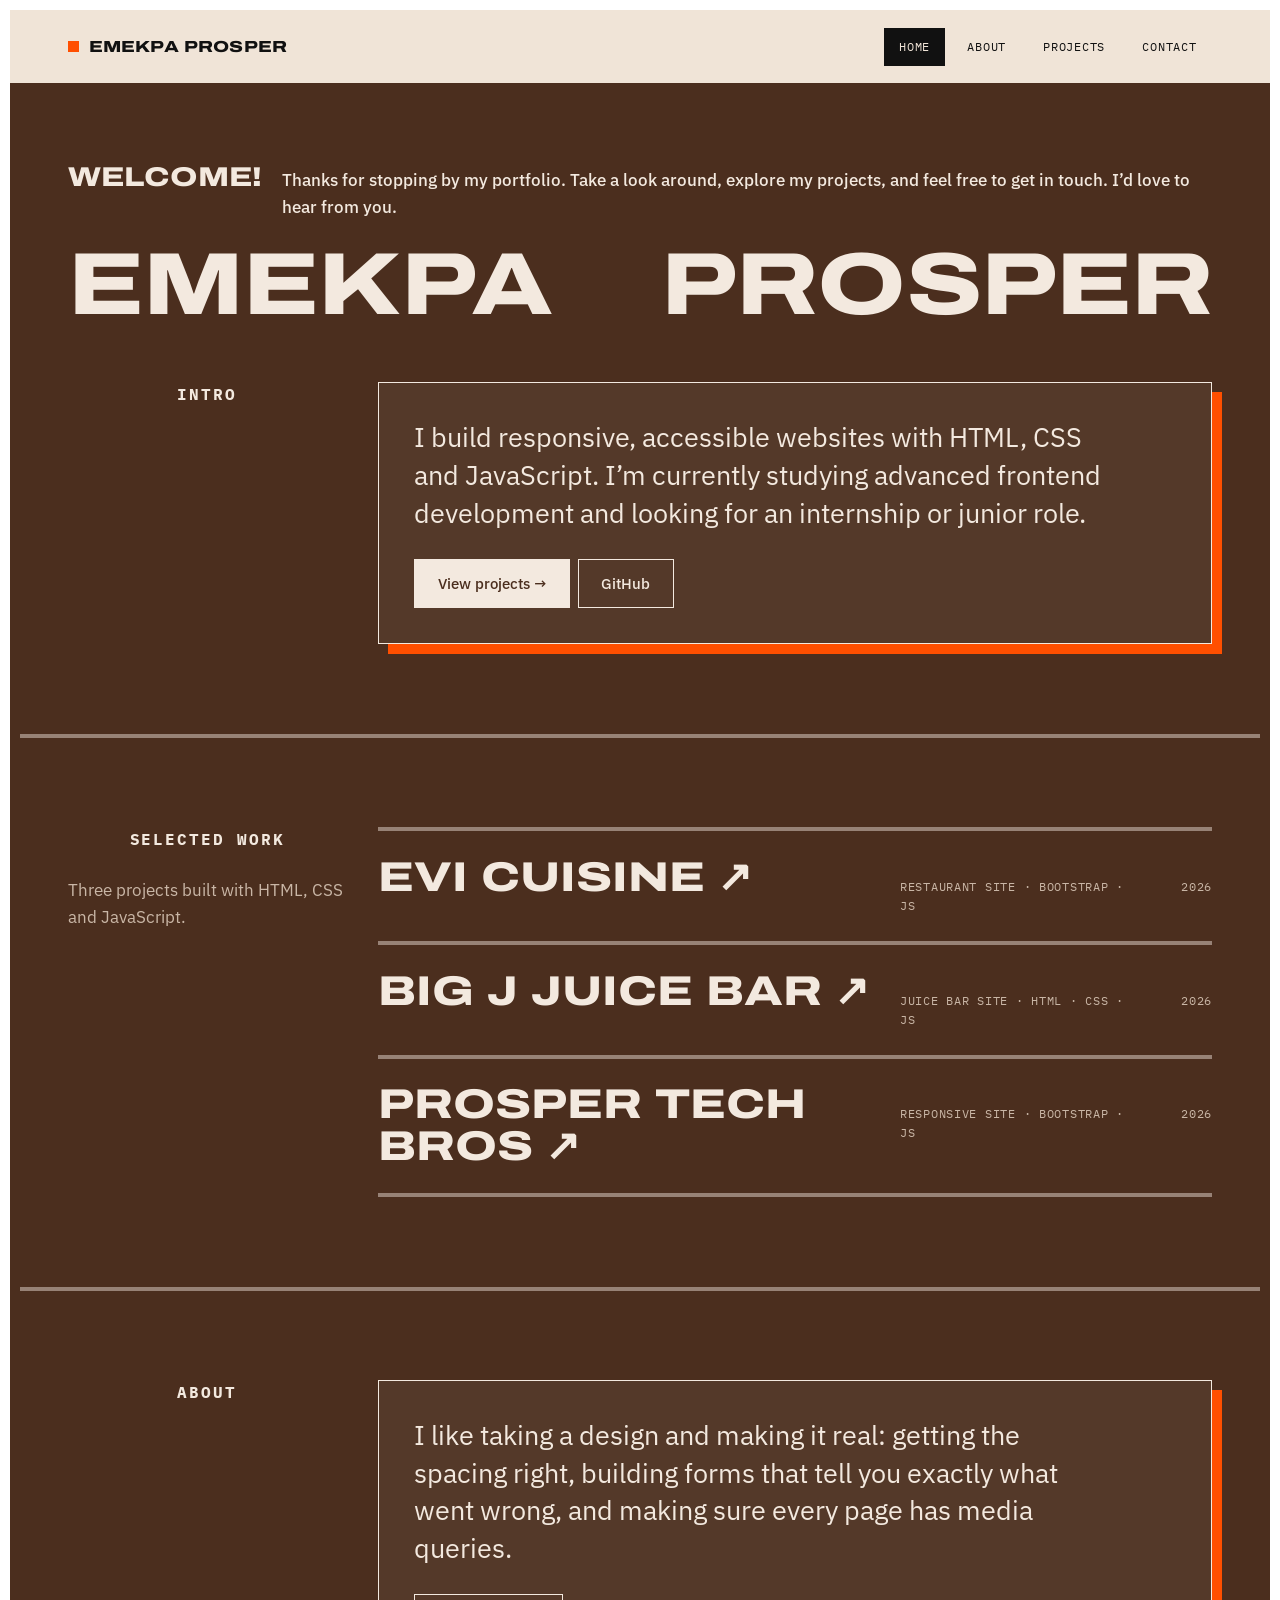
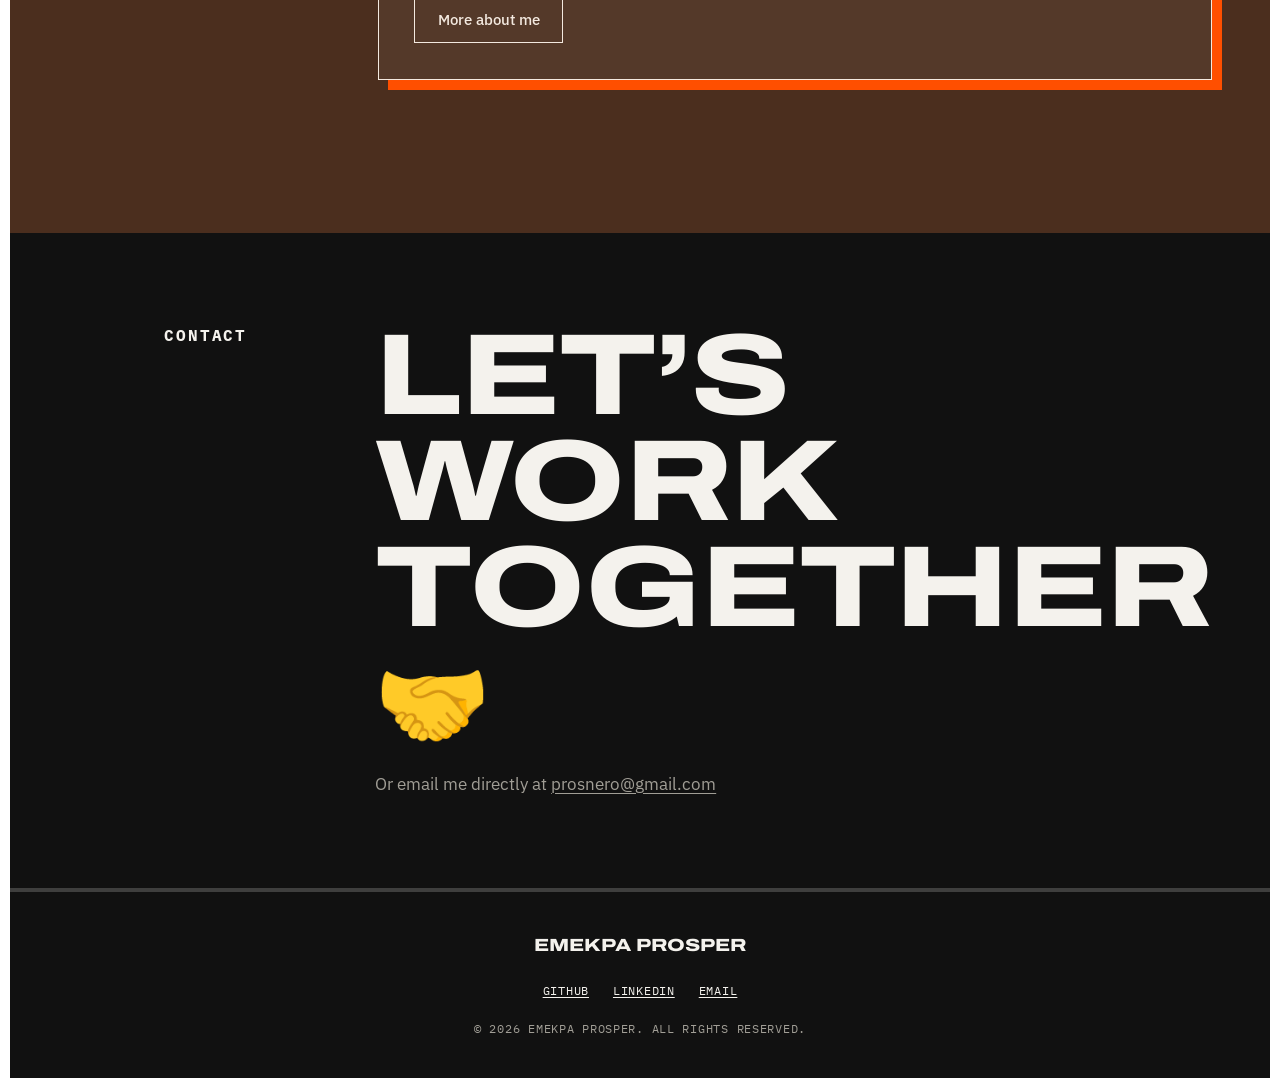
<file: index.html>
<!DOCTYPE html>
<html lang="en">
<head>
  <meta charset="UTF-8">
  <meta name="viewport" content="width=device-width, initial-scale=1.0">
  <title>Emekpa Prosper · Frontend Developer</title>
  <meta name="description" content="Portfolio of Emekpa Prosper, a frontend developer who builds responsive, accessible websites with HTML, CSS and JavaScript.">
  <link rel="icon" href="data:image/svg+xml,%3Csvg xmlns='http://www.w3.org/2000/svg' viewBox='0 0 64 64'%3E%3Crect width='64' height='64' fill='%23111111'/%3E%3Crect x='20' y='20' width='24' height='24' fill='%23ff4f00'/%3E%3C/svg%3E">

  <!-- Fonts -->
  <link rel="preconnect" href="https://fonts.googleapis.com">
  <link rel="preconnect" href="https://fonts.gstatic.com" crossorigin>
  <link href="https://fonts.googleapis.com/css2?family=Archivo:wdth,wght@62..125,400..900&family=Caveat:wght@500;700&family=IBM+Plex+Mono:wght@400;500&family=IBM+Plex+Sans:wght@400;500;600&display=swap" rel="stylesheet">

  <link rel="stylesheet" href="css/style.css">
</head>
<body>
  <a class="skip-link" href="#main">Skip to content</a>

  <!-- ===== Header ===== -->
  <header class="site-header">
    <div class="container header-inner">
      <a class="logo" href="index.html">Emekpa Prosper</a>
      <button class="menu-btn" type="button" aria-expanded="false" aria-controls="site-nav">Menu</button>
      <nav id="site-nav" class="site-nav" aria-label="Main">
        <ul class="nav-list">
          <li><a class="nav-link" href="index.html" aria-current="page">Home</a></li>
          <li><a class="nav-link" href="about.html">About</a></li>
          <li><a class="nav-link" href="projects.html">Projects</a></li>
          <li><a class="nav-link" href="contact.html">Contact</a></li>
        </ul>
      </nav>
    </div>
  </header>

  <main id="main">
    <!-- Dark brown band: hero → about -->
    <div class="brown-bg">
    <!-- ===== Hero ===== -->
    <section class="container hero">
      <!-- Welcome note -->
      <div class="welcome-note">
        <p class="welcome-title">Welcome!</p>
        <p class="welcome-text">
          Thanks for stopping by my portfolio. Take a look around, explore my projects,
          and feel free to get in touch. I’d love to hear from you.
        </p>
      </div>

      <div class="hero-top">
        <h1 class="display hero-name"><span>Emekpa</span><span>Prosper</span></h1>
      </div>

      <div class="split">
        <p class="label label-strong">Intro</p>
        <div class="shadow-box">
          <p class="lead">
            I build responsive, accessible websites with HTML, CSS and JavaScript.
            I’m currently studying advanced frontend development and looking for an
            internship or junior role.
          </p>
          <div class="actions">
            <a class="btn-solid" href="projects.html">View projects →</a>
            <a class="btn-ghost" href="https://github.com/prosnero-glitch" target="_blank" rel="noopener">GitHub</a>
          </div>
        </div>
      </div>
    </section>

    <!-- ===== Selected work ===== -->
    <section class="container section">
      <div class="split">
        <div>
          <p class="label label-strong">Selected work</p>
          <p class="muted">Three projects built with HTML, CSS and JavaScript.</p>
        </div>
        <ul class="work-list">
          <li>
            <a class="work-link" href="projects.html#evi-cuisine">
              <span class="work-title">Evi cuisine<span class="work-arrow">↗</span></span>
              <span class="meta">Restaurant site · Bootstrap · JS</span>
              <span class="meta work-year">2026</span>
            </a>
          </li>
          <li>
            <a class="work-link" href="projects.html#BIG-J-JUICE-STORE">
              <span class="work-title">Big J Juice Bar<span class="work-arrow">↗</span></span>
              <span class="meta">Juice bar site · HTML · CSS · JS</span>
              <span class="meta work-year">2026</span>
            </a>
          </li>
          <li>
            <a class="work-link" href="projects.html#prosper-tech-bros">
              <span class="work-title">Prosper Tech Bros<span class="work-arrow">↗</span></span>
              <span class="meta">Responsive site · Bootstrap · JS</span>
              <span class="meta work-year">2026</span>
            </a>
          </li>
        </ul>
      </div>
    </section>

    <!-- ===== About (short) ===== -->
    <section class="container section">
      <div class="split">
        <p class="label label-strong">About</p>
        <div class="shadow-box">
          <p class="lead">
            I like taking a design and making it real: getting the spacing right, building forms
            that tell you exactly what went wrong, and making sure every page has media queries.
          </p>
          <div class="actions">
            <a class="btn-ghost" href="about.html">More about me </a>
          </div>
        </div>
      </div>
    </section>

    </div><!-- end dark brown band -->

    <!-- ===== Contact CTA (dark band) ===== -->
    <section class="dark">
      <div class="container section">
        <div class="split">
          <p class="label label-strong">Contact</p>
          <div>
            <a class="display cta-big" href="contact.html">Let’s work<br>together <span class="handshake-icon" aria-hidden="true">🤝</span></a>
            <p class="muted cta-note">Or email me directly at <a href="mailto:prosnero@gmail.com">prosnero@gmail.com</a></p>
          </div>
        </div>
      </div>
    </section>
  </main>

  <!-- ===== Footer ===== -->
  <footer class="site-footer">
    <div class="container footer-grid">
      <p class="footer-name">Emekpa Prosper</p>
      <ul class="footer-links">
        <li><a href="https://github.com/prosnero-glitch" target="_blank" rel="noopener">GitHub</a></li>
        <li><a href="https://www.linkedin.com/in/your-username" target="_blank" rel="noopener">LinkedIn</a></li>
        <li><a href="mailto:prosnero@gmail.com">Email</a></li>
      </ul>
      <p class="meta">© <span data-year>2026</span> Emekpa Prosper. All rights reserved.</p>
    </div>
  </footer>

  <script src="js/main.js"></script>
</body>
</html>
</file>
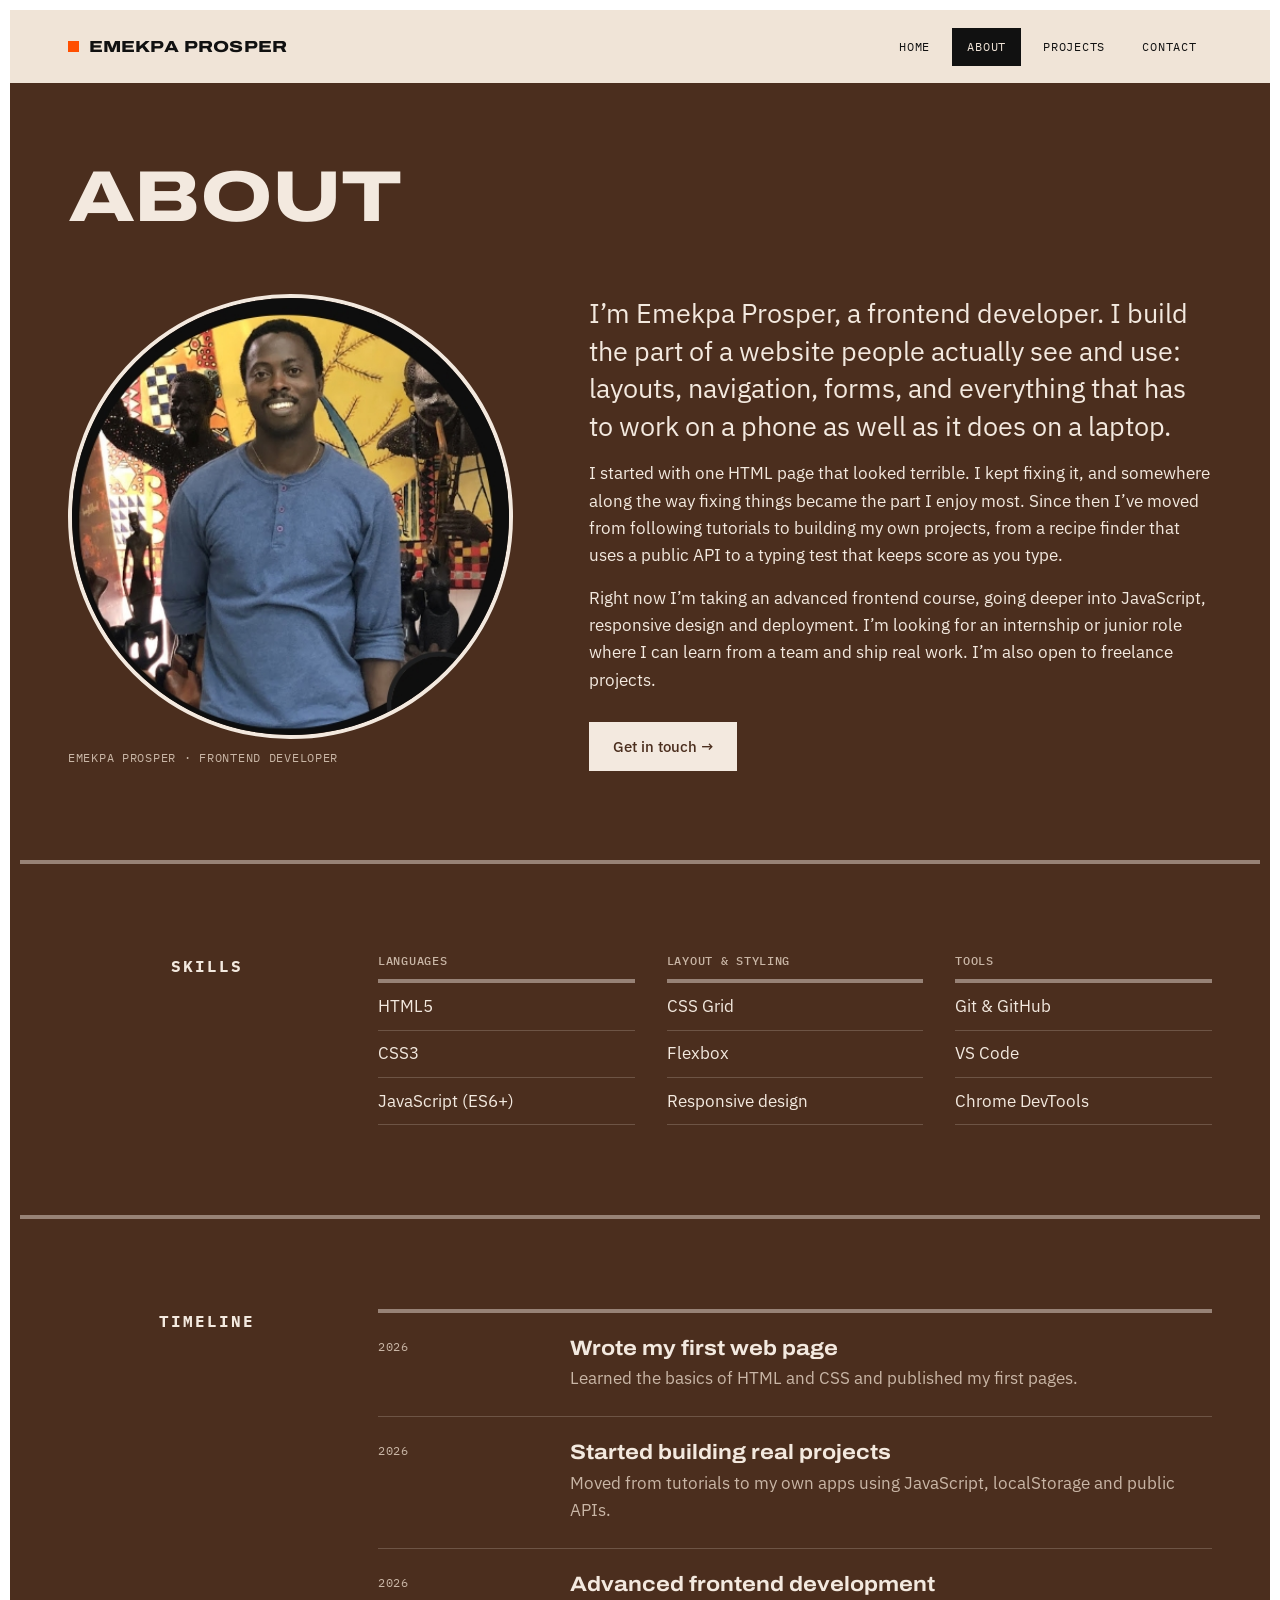
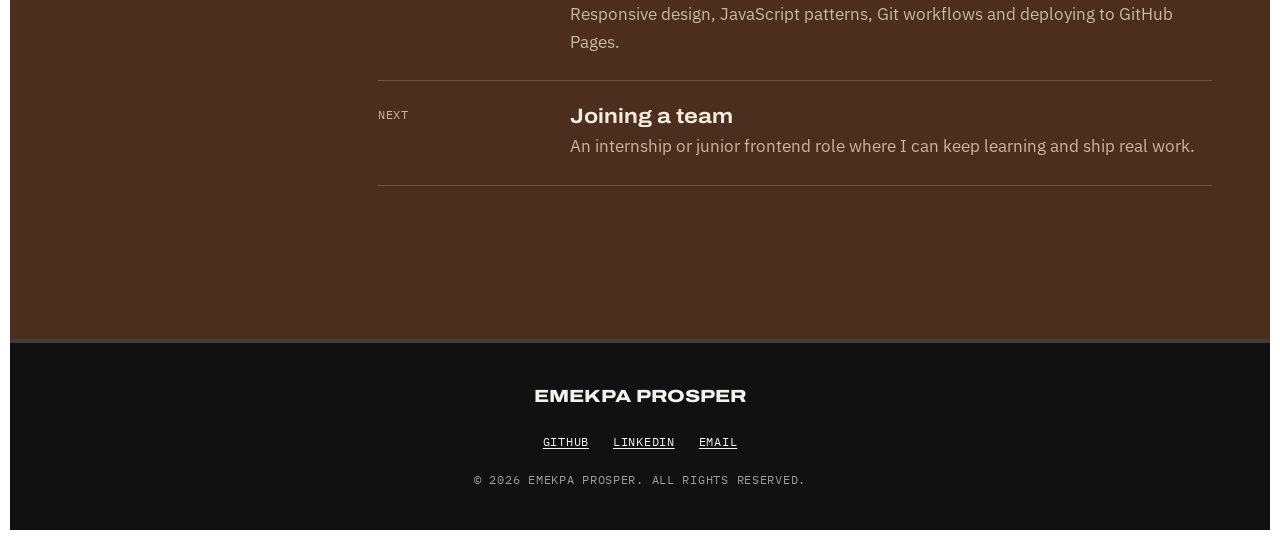
<file: about.html>
<!DOCTYPE html>
<html lang="en">
<head>
  <meta charset="UTF-8">
  <meta name="viewport" content="width=device-width, initial-scale=1.0">
  <title>About · Emekpa Prosper</title>
  <meta name="description" content="About Emekpa Prosper: frontend developer, skills, tools and experience.">
  <link rel="icon" href="data:image/svg+xml,%3Csvg xmlns='http://www.w3.org/2000/svg' viewBox='0 0 64 64'%3E%3Crect width='64' height='64' fill='%23111111'/%3E%3Crect x='20' y='20' width='24' height='24' fill='%23ff4f00'/%3E%3C/svg%3E">

  <!-- Fonts -->
  <link rel="preconnect" href="https://fonts.googleapis.com">
  <link rel="preconnect" href="https://fonts.gstatic.com" crossorigin>
  <link href="https://fonts.googleapis.com/css2?family=Archivo:wdth,wght@62..125,400..900&family=IBM+Plex+Mono:wght@400;500&family=IBM+Plex+Sans:wght@400;500;600&display=swap" rel="stylesheet">

  <link rel="stylesheet" href="css/style.css">
</head>
<body>
  <a class="skip-link" href="#main">Skip to content</a>

  <!-- ===== Header ===== -->
  <header class="site-header">
    <div class="container header-inner">
      <a class="logo" href="index.html">Emekpa Prosper</a>
      <button class="menu-btn" type="button" aria-expanded="false" aria-controls="site-nav">Menu</button>
      <nav id="site-nav" class="site-nav" aria-label="Main">
        <ul class="nav-list">
          <li><a class="nav-link" href="index.html">Home</a></li>
          <li><a class="nav-link" href="about.html" aria-current="page">About</a></li>
          <li><a class="nav-link" href="projects.html">Projects</a></li>
          <li><a class="nav-link" href="contact.html">Contact</a></li>
        </ul>
      </nav>
    </div>
  </header>

  <main id="main" class="brown-bg">
    <!-- ===== Page title ===== -->
    <section class="container page-head">
      <h1 class="display page-title">About</h1>
    </section>

    <!-- ===== Intro ===== -->
    <section class="container about-grid">
      <div>
        <!-- Photo path must match the file name exactly (capitals + extension) -->
        <div class="portrait">
          <img src="Images/Headshot.jpeg" alt="Emekpa Prosper">
        </div>
        <p class="meta portrait-caption">Emekpa Prosper · Frontend Developer</p>
      </div>
      <div>
        <p class="lead">
          I’m Emekpa Prosper, a frontend developer. I build the part of a website people
          actually see and use: layouts, navigation, forms, and everything that has to
          work on a phone as well as it does on a laptop.
        </p>
        <p>
          I started with one HTML page that looked terrible. I kept fixing it, and somewhere
          along the way fixing things became the part I enjoy most. Since then I’ve moved from
          following tutorials to building my own projects, from a recipe finder that uses a
          public API to a typing test that keeps score as you type.
        </p>
        <p>
          Right now I’m taking an advanced frontend course, going deeper into JavaScript,
          responsive design and deployment. I’m looking for an internship or junior role where
          I can learn from a team and ship real work. I’m also open to freelance projects.
        </p>
        <div class="actions">
          <a class="btn-solid" href="contact.html">Get in touch →</a>
        </div>
      </div>
    </section>

    <!-- ===== Skills ===== -->
    <section class="container section">
      <div class="split">
        <p class="label label-strong">Skills</p>
        <div class="skills-grid">
          <div class="skill-group">
            <h3>Languages</h3>
            <ul class="skill-list">
              <li>HTML5</li>
              <li>CSS3</li>
              <li>JavaScript (ES6+)</li>
            </ul>
          </div>
          <div class="skill-group">
            <h3>Layout &amp; styling</h3>
            <ul class="skill-list">
              <li>CSS Grid</li>
              <li>Flexbox</li>
              <li>Responsive design</li>
            </ul>
          </div>
          <div class="skill-group">
            <h3>Tools</h3>
            <ul class="skill-list">
              <li>Git &amp; GitHub</li>
              <li>VS Code</li>
              <li>Chrome DevTools</li>
            </ul>
          </div>
        </div>
      </div>
    </section>

    <!-- ===== Timeline ===== -->
    <section class="container section">
      <div class="split">
        <p class="label label-strong">Timeline</p>
        <ol class="timeline">
          <li>
            <span class="meta">2026</span>
            <div>
              <h3>Wrote my first web page</h3>
              <p>Learned the basics of HTML and CSS and published my first pages.</p>
            </div>
          </li>
          <li>
            <span class="meta">2026</span>
            <div>
              <h3>Started building real projects</h3>
              <p>Moved from tutorials to my own apps using JavaScript, localStorage and public APIs.</p>
            </div>
          </li>
          <li>
            <span class="meta">2026</span>
            <div>
              <h3>Advanced frontend development</h3>
              <p>Responsive design, JavaScript patterns, Git workflows and deploying to GitHub Pages.</p>
            </div>
          </li>
          <li>
            <span class="meta">Next</span>
            <div>
              <h3>Joining a team</h3>
              <p>An internship or junior frontend role where I can keep learning and ship real work.</p>
            </div>
          </li>
        </ol>
      </div>
    </section>
  </main>

  <!-- ===== Footer ===== -->
  <footer class="site-footer">
    <div class="container footer-grid">
      <p class="footer-name">Emekpa Prosper</p>
      <ul class="footer-links">
        <li><a href="https://github.com/your-username" target="_blank" rel="noopener">GitHub</a></li>
        <li><a href="https://www.linkedin.com/in/your-username" target="_blank" rel="noopener">LinkedIn</a></li>
        <li><a href="mailto:you@example.com">Email</a></li>
      </ul>
      <p class="meta">© <span data-year>2026</span> Emekpa Prosper. All rights reserved.</p>
    </div>
  </footer>

  <script src="js/main.js"></script>
</body>
</html>
</file>
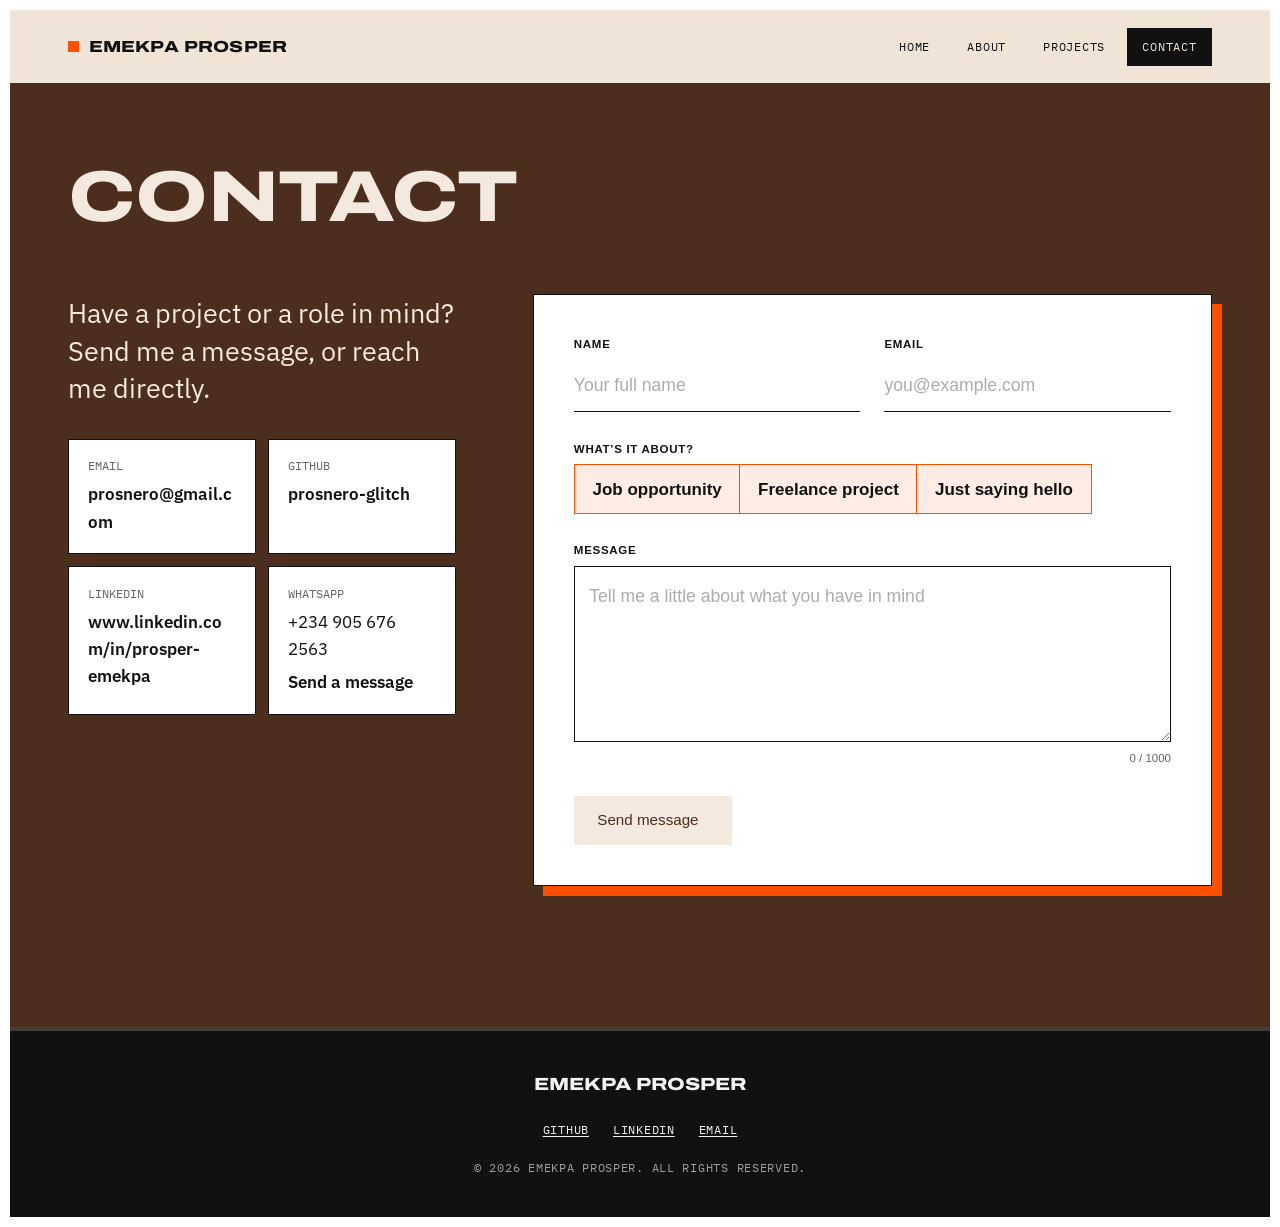
<file: contact.html>
<!DOCTYPE html>
<html lang="en">
<head>
  <meta charset="UTF-8">
  <meta name="viewport" content="width=device-width, initial-scale=1.0">
  <title>Contact · Emekpa Prosper</title>
  <meta name="description" content="Contact Emekpa Prosper about jobs, freelance projects, or just to say hello.">
  <link rel="icon" href="data:image/svg+xml,%3Csvg xmlns='http://www.w3.org/2000/svg' viewBox='0 0 64 64'%3E%3Crect width='64' height='64' fill='%23111111'/%3E%3Crect x='20' y='20' width='24' height='24' fill='%23ff4f00'/%3E%3C/svg%3E">

  <!-- Fonts -->
  <link rel="preconnect" href="https://fonts.googleapis.com">
  <link rel="preconnect" href="https://fonts.gstatic.com" crossorigin>
  <link href="https://fonts.googleapis.com/css2?family=Archivo:wdth,wght@62..125,400..900&family=IBM+Plex+Mono:wght@400;500&family=IBM+Plex+Sans:wght@400;500;600&display=swap" rel="stylesheet">

  <link rel="stylesheet" href="css/style.css">
</head>
<body>
  <a class="skip-link" href="#main">Skip to content</a>

  <!-- ===== Header ===== -->
  <header class="site-header">
    <div class="container header-inner">
      <a class="logo" href="index.html">Emekpa Prosper</a>
      <button class="menu-btn" type="button" aria-expanded="false" aria-controls="site-nav">Menu</button>
      <nav id="site-nav" class="site-nav" aria-label="Main">
        <ul class="nav-list">
          <li><a class="nav-link" href="index.html">Home</a></li>
          <li><a class="nav-link" href="about.html">About</a></li>
          <li><a class="nav-link" href="projects.html">Projects</a></li>
          <li><a class="nav-link" href="contact.html" aria-current="page">Contact</a></li>
        </ul>
      </nav>
    </div>
  </header>

  <main id="main" class="brown-bg">
    <!-- ===== Page title ===== -->
    <section class="container page-head">
      <h1 class="display page-title">Contact</h1>
    </section>

    <section class="container contact-grid">
      <!-- Direct links -->
      <div>
        <p class="lead">Have a project or a role in mind? Send me a message, or reach me directly.</p>
        <ul class="contact-links">
          <li><a href="mailto:you@example.com"><small>Email</small><strong>prosnero@gmail.com</strong></a></li>
          <li><a href="https://github.com/" target="_blank" rel="noopener"><small>GitHub</small><strong>prosnero-glitch</strong></a></li>
          <li><a href="https://www.linkedin.com/in/" target="_blank" rel="noopener"><small>LinkedIn</small><strong>www.linkedin.com/in/prosper-emekpa</strong></a></li>
          <li><a href="https://wa.me/0000000000" target="_blank" rel="noopener"><small>WhatsApp</small>+234 905 676 2563<strong>Send a message</strong></a></li>
        </ul>
      </div>

      <!-- Form -->
      <div>
        <!--
          By default, sending opens the visitor's email app with the message filled in.
          To receive messages directly, create a free form at formspree.io and add its URL:
          action="https://formspree.io/f/your-id"
        -->
        <form id="contact-form" class="contact-form" method="post" data-mailto="you@example.com" novalidate>
          <div class="form-grid">
            <div data-field="name">
              <label class="field-label" for="name"><strong>Name</strong></label>
              <input class="line-input" type="text" id="name" name="name" autocomplete="name" placeholder="Your full name">
              <p class="correction" aria-live="polite"></p>
            </div>

            <div data-field="email">
              <label class="field-label" for="email"><strong>Email</strong></label>
              <input class="line-input" type="email" id="email" name="email" autocomplete="email" placeholder="you@example.com">
              <p class="correction" aria-live="polite"></p>
            </div>

            <fieldset class="span-2" data-field="reason">
              <legend><strong>What’s it about?</strong></legend>
              <div class="checks">
                <label><input type="radio" name="reason" value="Job opportunity"><span><strong>Job opportunity</strong></span></label>
                <label><input type="radio" name="reason" value="Freelance project"><span><strong>Freelance project</strong></span></label>
                <label><input type="radio" name="reason" value="Just saying hello"><span><strong>Just saying hello</strong></span></label>
              </div>
              <p class="correction" aria-live="polite"></p>
            </fieldset>

            <div class="span-2" data-field="message">
              <label class="field-label" for="message"><strong>Message</strong></label>
              <textarea class="line-input" id="message" name="message" maxlength="1000" placeholder="Tell me a little about what you have in mind"></textarea>
              <div class="field-foot">
                <p class="correction" aria-live="polite"></p>
                <p class="counter" aria-hidden="true">0 / 1000</p>
              </div>
            </div>

            <!-- Honeypot: hidden from people, catches spam bots -->
            <div class="hp" aria-hidden="true">
              <label for="website">Leave this empty</label>
              <input type="text" id="website" name="website" tabindex="-1" autocomplete="off">
            </div>

            <div class="span-2">
              <button class="btn-solid" type="submit">Send message <i class="fa-solid fa-paper-plane"></i></button>
            </div>
          </div>
          <p class="form-status" role="alert"></p>
        </form>

        <div class="form-success" hidden tabindex="-1">
          <p class="label"><b>✓</b>Message ready</p>
          <h2 class="display">Thank you!</h2>
          <p data-success-text></p>
          <button class="btn-ghost" type="button" data-reset>Send another message</button>
        </div>
      </div>
    </section>
  </main>

  <!-- ===== Footer ===== -->
  <footer class="site-footer">
    <div class="container footer-grid">
      <p class="footer-name">Emekpa Prosper</p>
      <ul class="footer-links">
        <li><a href="https://github.com/prosnero-glitch" target="_blank" rel="noopener">GitHub</a></li>
        <li><a href="https://www.linkedin.com/in/prosper-emekpa/" target="_blank" rel="noopener">LinkedIn</a></li>
        <li><a href="mailto:prosnero@gmail.com">Email</a></li>
      </ul>
      <p class="meta">© <span data-year>2026</span> Emekpa Prosper. All rights reserved.</p>
    </div>
  </footer>

  <script src="js/main.js"></script>
</body>
</html>
</file>
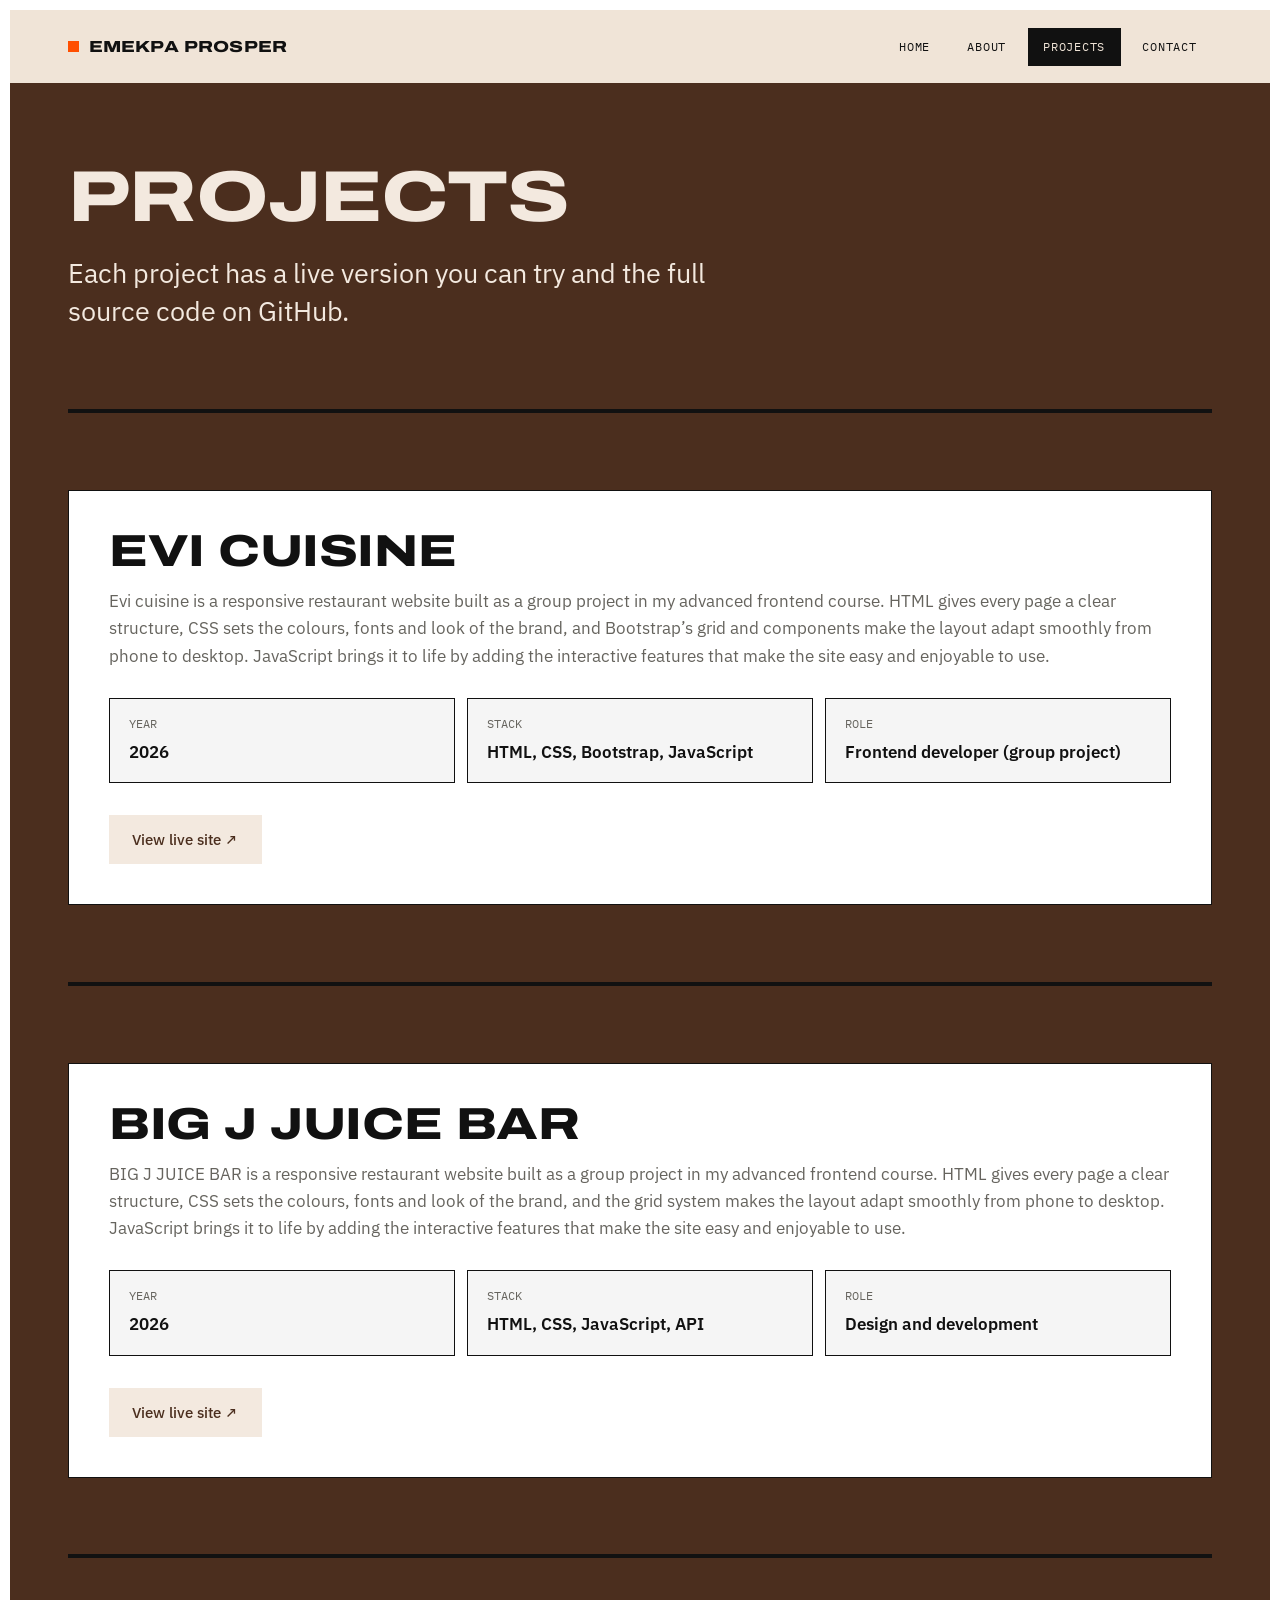
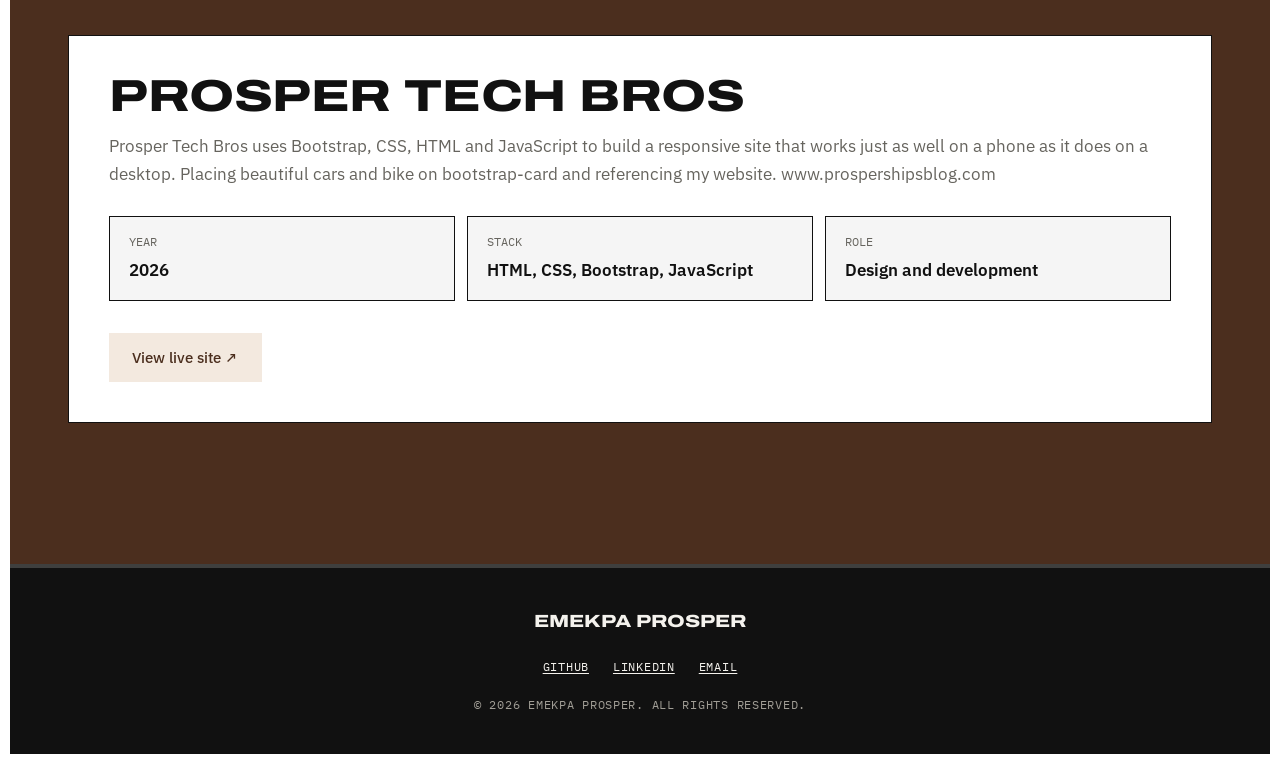
<file: projects.html>
<!DOCTYPE html>
<html lang="en">
<head>
  <meta charset="UTF-8">
  <meta name="viewport" content="width=device-width, initial-scale=1.0">
  <title>Projects · Emekpa Prosper</title>
  <meta name="description" content="Projects by Emekpa Prosper: a recipe finder, a budget tracker and a typing speed test.">
  <link rel="icon" href="data:image/svg+xml,%3Csvg xmlns='http://www.w3.org/2000/svg' viewBox='0 0 64 64'%3E%3Crect width='64' height='64' fill='%23111111'/%3E%3Crect x='20' y='20' width='24' height='24' fill='%23ff4f00'/%3E%3C/svg%3E">

  <!-- Fonts -->
  <link rel="preconnect" href="https://fonts.googleapis.com">
  <link rel="preconnect" href="https://fonts.gstatic.com" crossorigin>
  <link href="https://fonts.googleapis.com/css2?family=Archivo:wdth,wght@62..125,400..900&family=IBM+Plex+Mono:wght@400;500&family=IBM+Plex+Sans:wght@400;500;600&display=swap" rel="stylesheet">

  <link rel="stylesheet" href="css/style.css">
</head>
<body>
  <a class="skip-link" href="#main">Skip to content</a>

  <!-- ===== Header ===== -->
  <header class="site-header">
    <div class="container header-inner">
      <a class="logo" href="index.html">Emekpa Prosper</a>
      <button class="menu-btn" type="button" aria-expanded="false" aria-controls="site-nav">Menu</button>
      <nav id="site-nav" class="site-nav" aria-label="Main">
        <ul class="nav-list">
          <li><a class="nav-link" href="index.html">Home</a></li>
          <li><a class="nav-link" href="about.html">About</a></li>
          <li><a class="nav-link" href="projects.html" aria-current="page">Projects</a></li>
          <li><a class="nav-link" href="contact.html">Contact</a></li>
        </ul>
      </nav>
    </div>
  </header>

  <main id="main" class="brown-bg">
    <div class="container">
    <!-- ===== Page title ===== -->
    <section class="page-head">
      <h1 class="display page-title">Projects</h1>
      <p class="lead">Each project has a live version you can try and the full source code on GitHub.</p>
    </section>

    <!-- ===== Project 01 ===== -->
    <article class="project" id="evi-cuisine">
      <!-- Grid box -->
      <div class="grid-box">
        <h2 class="display project-title">Evi cuisine</h2>
        <p class="muted grid-box-desc">
          Evi cuisine is a responsive restaurant website built as a group project in my
          advanced frontend course. HTML gives every page a clear structure, CSS sets the
          colours, fonts and look of the brand, and Bootstrap’s grid and components make
          the layout adapt smoothly from phone to desktop. JavaScript brings it to life by
          adding the interactive features that make the site easy and enjoyable to use.
        </p>
        <ul class="info-grid">
          <li><small>Year</small><strong>2026</strong></li>
          <li><small>Stack</small><strong>HTML, CSS, Bootstrap, JavaScript</strong></li>
          <li><small>Role</small><strong>Frontend developer (group project)</strong></li>
        </ul>
        <a class="btn-solid" href="https://prosnero-glitch.github.io/Advanced-Group-3-Frontend-Development-Project/" target="_blank" rel="noopener">View live site ↗</a>
      </div>
    </article>

    <!-- ===== Project 02 ===== -->
    <article class="project" id="BIG-J-JUICE-STORE">
      <!-- Grid box -->
      <div class="grid-box">
        <h2 class="display project-title">BIG J JUICE BAR</h2>
        <p class="muted grid-box-desc">
          BIG J JUICE BAR is a responsive restaurant website built as a group project in my
          advanced frontend course. HTML gives every page a clear structure, CSS sets the
          colours, fonts and look of the brand, and the grid system makes
          the layout adapt smoothly from phone to desktop. JavaScript brings it to life by
          adding the interactive features that make the site easy and enjoyable to use.
        </p>
        <ul class="info-grid">
          <li><small>Year</small><strong>2026</strong></li>
          <li><small>Stack</small><strong>HTML, CSS, JavaScript, API</strong></li>
          <li><small>Role</small><strong>Design and development</strong></li>
        </ul>
        <a class="btn-solid" href="https://prosnero-glitch.github.io/BIG-J-JUICE-STORE/" target="_blank" rel="noopener">View live site ↗</a>
      </div>
    </article>

    <!-- ===== Project 03 ===== -->
    <article class="project" id="prosper-tech-bros">
      <!-- Grid box -->
      <div class="grid-box">
        <h2 class="display project-title">Prosper Tech Bros</h2>
        <p class="muted grid-box-desc">
          Prosper Tech Bros uses Bootstrap, CSS, HTML and JavaScript to build a responsive
          site that works just as well on a phone as it does on a desktop.
           Placing beautiful cars and bike on bootstrap-card and referencing my website. www.prospershipsblog.com 
        </p>
        <ul class="info-grid">
          <li><small>Year</small><strong>2026</strong></li>
          <li><small>Stack</small><strong>HTML, CSS, Bootstrap, JavaScript</strong></li>
          <li><small>Role</small><strong>Design and development</strong></li>
        </ul>
        <a class="btn-solid" href="https://prosnero-glitch.github.io/Prosper-Techy-Bros-Bootstrap-css-html-Java-Script/" target="_blank" rel="noopener" aria-label="Open Prosper Tech Bros live site">View live site ↗</a>
      </div>
    </article>

    </div>
  </main>

  <!-- ===== Footer ===== -->
  <footer class="site-footer">
    <div class="container footer-grid">
      <p class="footer-name">Emekpa Prosper</p>
      <ul class="footer-links">
        <li><a href="https://github.com/prosnero-glitch" target="_blank" rel="noopener">GitHub</a></li>
        <li><a href="https://www.linkedin.com/in/prosper-emekpa/" target="_blank" rel="noopener">LinkedIn</a></li>
        <li><a href="mailto:prosnero@gmail.com">Email</a></li>
      </ul>
      <p class="meta">© <span data-year>2026</span> Emekpa Prosper. All rights reserved.</p>
    </div>
  </footer>

  <script src="js/main.js"></script>
</body>
</html>
</file>
<file: css/style.css>
/* ==========================================================================
   Emekpa Prosper — Portfolio
   Plain CSS. Responsive layout with CSS Grid.

   Fonts:
   - Archivo (wide, extra bold) → headings and name
   - IBM Plex Sans              → body text
   - IBM Plex Mono              → labels, tags, dates

   Colours: warm off-white "graph paper", near-black, orange accent
   ========================================================================== */

:root {
  --bg: #f5f5f5; /* white smoke */
  --nav-bg: #f0e4d7; /* warm cream, matches the brown */
  --surface: #e9e6df;
  --ink: #111111;
  --muted: #66645e;
  --hairline: rgba(17, 17, 17, 0.15);
  --accent: #ff4f00;
  --error: #c62a1f;
  --on-dark: #f4f2ed;
  --muted-on-dark: #a19e96;

  --f-head: "Archivo", "Arial Black", Arial, sans-serif;
  --f-body: "IBM Plex Sans", "Helvetica Neue", Arial, sans-serif;
  --f-mono: "IBM Plex Mono", ui-monospace, Consolas, monospace;
  --f-hand: "Caveat", "Segoe Print", cursive;

  --max: 1240px;
  --gutter: clamp(1rem, 4vw, 3rem);
}

/* ---------- Reset & base ---------- */
*,
*::before,
*::after { box-sizing: border-box; }

html { -webkit-text-size-adjust: 100%; scroll-behavior: smooth; }

body {
  margin: 10px;
  font-family: var(--f-body);
  font-size: 1.0625rem;
  line-height: 1.6;
  color: var(--ink);
  background-color: var(--blue-100);
}

img { display: block; max-width: 100%; }
h1, h2, h3 { margin: 0 0 0.5em; font-family: var(--f-head); font-weight: 700; line-height: 1.1; }
p { margin: 0 0 1rem; }
a {
  color: inherit;
  text-decoration-thickness: 1px;
  text-underline-offset: 0.2em;
  transition: color 0.2s;
}
a:hover { color: var(--accent); }
button { font: inherit; }
[hidden] { display: none !important; }
::selection { background: var(--accent); color: var(--ink); }
:focus-visible { outline: 4px solid var(--accent); outline-offset: 3px; }

.container {
  width: 100%;
  max-width: var(--max);
  margin-inline: auto;
  padding-inline: var(--gutter);
}

.skip-link {
  position: absolute;
  top: -4rem;
  left: 1rem;
  z-index: 100;
  padding: 0.5rem 1rem;
  background: var(--ink);
  color: var(--on-dark);
}
.skip-link:focus { top: 1rem; }

/* ---------- Type helpers ---------- */
.display {
  font-family: var(--f-head);
  font-weight: 800;
  font-stretch: 125%;
  text-transform: uppercase;
  line-height: 0.92;
  letter-spacing: -0.01em;
}

.label,
.meta {
  font-family: var(--f-mono);
  font-size: 0.75rem;
  letter-spacing: 0.06em;
  text-transform: uppercase;
}
.label { margin: 0 0 1.5rem; }
.label-strong { font-size: 1rem; font-weight: 700; letter-spacing: 0.12em; text-align: center; }
.label b { margin-right: 0.6rem; font-weight: 500; color: var(--accent); }
.meta { color: var(--muted); }

.lead {
  max-width: 44rem;
  font-size: clamp(1.25rem, 2.2vw, 1.7rem);
  line-height: 1.38;
}
.muted { color: var(--muted); }

/* ---------- Buttons ---------- */
.actions { display: flex; flex-wrap: wrap; gap: 0.5rem; margin-top: 1.75rem; }

.btn-solid,
.btn-ghost {
  display: inline-flex;
  align-items: center;
  gap: 0.6rem;
  padding: 0.9rem 1.4rem;
  border: 1px solid var(--ink);
  border-radius: 0;
  font-size: 0.95rem;
  font-weight: 500;
  line-height: 1.2;
  text-decoration: none;
  cursor: pointer;
  transition: background-color 0.2s, color 0.2s, border-color 0.2s;
}
.btn-solid { background: var(--ink); color: var(--on-dark); }
.btn-solid:hover { background: var(--accent); border-color: var(--accent); color: var(--ink); }
.btn-ghost { background: transparent; color: var(--ink); }
.btn-ghost:hover { background: var(--ink); color: var(--on-dark); }
.btn-solid[disabled] { opacity: 0.6; cursor: progress; }

/* ---------- Header ---------- */
.site-header {
  position: sticky;
  top: 0;
  z-index: 50;
  background: var(--nav-bg);
  border-bottom: 4px solid #4b2e1e;
}
.header-inner {
  display: flex;
  align-items: center;
  justify-content: space-between;
  gap: 1rem;
  padding-block: 1.1rem;
}

.logo {
  display: inline-flex;
  align-items: center;
  gap: 0.6rem;
  font-family: var(--f-head);
  font-size: 1rem;
  font-weight: 800;
  font-stretch: 125%;
  letter-spacing: 0.01em;
  text-transform: uppercase;
  text-decoration: none;
}
.logo::before { content: ""; width: 0.7rem; height: 0.7rem; background: var(--accent); }
.logo:hover { color: var(--ink); }

.nav-list { display: flex; gap: 0.4rem; margin: 0; padding: 0; list-style: none; }
.nav-link {
  display: block;
  padding: 0.5rem 0.9rem;
  border: 1px solid transparent;
  font-family: var(--f-mono);
  font-size: 0.78rem;
  letter-spacing: 0.06em;
  text-transform: uppercase;
  text-decoration: none;
  transition: background-color 0.25s ease, color 0.25s ease, border-color 0.25s ease;
}
/* hover: orange fill */
.nav-link:hover {
  background: var(--accent);
  border-color: var(--accent);
  color: var(--ink);
}
/* current page: black fill */
.nav-link[aria-current="page"] {
  background: var(--ink);
  border-color: var(--ink);
  color: var(--nav-bg);
}
.nav-link[aria-current="page"]:hover { background: var(--accent); border-color: var(--accent); color: var(--ink); }

.menu-btn {
  display: none;
  padding: 0.4rem 0.85rem;
  border: 1px solid var(--ink);
  background: transparent;
  color: var(--ink);
  font-family: var(--f-mono);
  font-size: 0.75rem;
  letter-spacing: 0.06em;
  text-transform: uppercase;
  cursor: pointer;
}
.menu-btn[aria-expanded="true"] { background: var(--ink); color: var(--on-dark); }

@media (max-width: 767.98px) {
  .menu-btn { display: inline-block; }
  .site-nav {
    display: none;
    position: absolute;
    top: 100%;
    left: 0;
    right: 0;
    padding: 0.5rem var(--gutter) 1.25rem;
    background: var(--nav-bg);
    border-bottom: 4px solid var(--ink);
  }
  .site-nav.is-open { display: block; }
  .nav-list { flex-direction: column; gap: 0; }
  .nav-link {
    padding: 0.8rem 0.75rem;
    border: 0;
    border-bottom: 1px solid var(--hairline);
    font-family: var(--f-head);
    font-size: 1.5rem;
    font-weight: 800;
    font-stretch: 125%;
    letter-spacing: 0;
  }
}

/* ---------- Layout grids ---------- */

/* small label on the left, content on the right */
.split { display: grid; gap: 1.5rem 2rem; }
@media (min-width: 992px) {
  .split { grid-template-columns: 3fr 9fr; }
}

.section {
  padding-block: clamp(3rem, 7vw, 6rem);
  border-top: 4px solid var(--ink);
}

/* ---------- Home: hero ---------- */
.hero { padding-block: clamp(2.5rem, 6vw, 5rem) clamp(3rem, 7vw, 6rem); }
.hero-meta {
  display: flex;
  flex-wrap: wrap;
  justify-content: space-between;
  gap: 0.5rem 1rem;
  font-family: Arial, Helvetica, sans-serif;
  font-weight: 700;
  color: var(--ink);
}
.hero-name {
  display: flex;
  flex-wrap: wrap;
  justify-content: space-between;
  gap: 0 1rem;
  margin: 0;
  font-size: clamp(2.2rem, 7vw, 5.5rem);
}
/* same orange hover as the links and nav buttons */
.hero-name span { transition: color 0.25s ease; }
.hero-name span:hover { color: var(--accent); }

/* every large heading turns orange on hover */
.page-title,
.project-title,
.timeline h3,
.skill-group h3 { transition: color 0.25s ease; }
.page-title:hover,
.project-title:hover,
.timeline h3:hover,
.skill-group h3:hover { color: var(--accent); }

/* box with an offset shadow (intro + GitHub buttons) */
.shadow-box {
  padding: clamp(1.4rem, 3vw, 2.2rem);
  background: rgba(255, 255, 255, 0.05);
  border: 1px solid #f3e9df;
  box-shadow: 10px 10px 0 var(--accent);
}
.shadow-box .lead:last-child,
.shadow-box p:last-child { margin-bottom: 0; }

/* ---------- Welcome note (dark yellow) ---------- */
.welcome-note {
  display: flex;
  flex-wrap: wrap;
  align-items: baseline;
  gap: 0.5rem 1.25rem;
  transition: color 0.25s ease;
}
/* same orange hover as the name and nav buttons */
.welcome-note:hover { color: var(--accent); }
.welcome-title {
  margin: 0;
  font-family: var(--f-head);
  font-size: clamp(1.3rem, 2.5vw, 1.7rem);
  font-weight: 800;
  font-stretch: 125%;
  text-transform: uppercase;
  line-height: 1;
}
.welcome-text { flex: 1 1 22rem; margin: 0; font-weight: 500; }

/* name on the left, photo on the right */
.hero-top {
  display: grid;
  gap: 2.5rem;
  align-items: center;
  margin: 1.5rem 0 clamp(2rem, 5vw, 3.5rem);
}
/* name stacked above the photo */
.hero-top { grid-template-columns: 1fr; }

/* ---------- Hero image: photo ---------- */
.hero-art {
  position: relative;
  width: 100%;
  justify-self: stretch;
  padding: 1.5rem 0 0.5rem;
}
.hero-art img {
  width: 100%;
  aspect-ratio: 4 / 3;
  object-fit: cover;
  object-position: top;
  border: 1px solid var(--ink);
}
.status-dot {
  display: inline-block;
  width: 0.55rem;
  height: 0.55rem;
  margin-right: 0.5rem;
  border-radius: 50%;
  background: var(--accent);
  animation: pulse 2s ease-in-out infinite;
}
@keyframes pulse { 50% { box-shadow: 0 0 0 5px rgba(255, 79, 0, 0.2); } }
@media (max-width: 575.98px) { .hide-sm { display: none; } }

/* numbered project list */
.work-list { margin: 0; padding: 0; list-style: none; border-top: 4px solid var(--ink); }
.work-link {
  display: grid;
  grid-template-columns: minmax(0, 1fr) minmax(0, 15rem) 3.5rem;
  gap: 0.4rem 1rem;
  align-items: baseline;
  padding-block: 1.6rem;
  border-bottom: 4px solid var(--ink);
  text-decoration: none;
  transition: background-color 0.2s, padding 0.2s;
}
.work-link:hover { color: var(--ink); background: rgba(255, 255, 255, 0.5); padding-inline: 0.75rem; }
.work-title {
  font-family: var(--f-head);
  font-size: clamp(1.5rem, 3.4vw, 2.6rem);
  font-weight: 800;
  font-stretch: 125%;
  line-height: 1;
  text-transform: uppercase;
  transition: color 0.2s;
}
.work-arrow { display: inline-block; margin-left: 0.75rem; transition: transform 0.2s; }
.work-year { text-align: right; }
.work-link:hover .work-title,
.work-link:hover .work-arrow { color: var(--accent); }
.work-link:hover .work-arrow { transform: translate(3px, -3px); }

@media (max-width: 767.98px) {
  .work-link { grid-template-columns: minmax(0, 1fr); }
  .work-year { display: none; }
}

/* ---------- Dark band (home CTA) ---------- */
.dark { background: var(--ink); color: var(--on-dark); }
.dark .section { border-top: 0; }
.dark .label b { color: var(--accent); }
.dark .muted,
.dark .meta { color: var(--muted-on-dark); }
.dark a:hover { color: var(--accent); }

.cta-big {
  display: inline-block;
  font-size: clamp(2.5rem, 9vw, 8rem);
  text-decoration: none;
}
.cta-big .arrow { color: var(--accent); }
.handshake-icon { display: inline-block; font-size: 0.8em; vertical-align: middle; }
.cta-note { margin: 1.5rem 0 0; }

/* ---------- Inner page header ---------- */
.page-head { padding-block: clamp(2.5rem, 6vw, 5rem) clamp(2rem, 5vw, 4rem); }
.page-title { margin: 0; font-size: clamp(2rem, 6vw, 4.5rem); }
.page-title sup {
  margin-left: 0.3em;
  font-family: var(--f-mono);
  font-size: 0.14em;
  font-weight: 400;
  font-stretch: 100%;
  letter-spacing: 0;
  vertical-align: top;
  color: var(--accent);
}
.page-head .lead { margin-top: 1.5rem; }

/* white smoke background for the Projects page content */
.smoke-bg { background: #f5f5f5; padding-bottom: clamp(2rem, 5vw, 4rem); }

/* dark brown background for the About page content */
.brown-bg {
  background: #4b2e1e;
  color: #f3e9df;
  padding-bottom: clamp(2rem, 5vw, 4rem);
}
/* lighter text + lines so everything stays readable on dark brown */
.brown-bg .muted,
.brown-bg .meta,
.brown-bg .skill-group h3,
.brown-bg .timeline p { color: #c9b6a6; }
.brown-bg .section,
.brown-bg .skill-list,
.brown-bg .timeline,
.brown-bg .work-list { border-top-color: rgba(243, 233, 223, 0.45); }
.brown-bg .skill-list li,
.brown-bg .timeline li { border-bottom-color: rgba(243, 233, 223, 0.2); }
.brown-bg .work-link { border-bottom-color: rgba(243, 233, 223, 0.45); }
.brown-bg .work-link:hover { background: rgba(243, 233, 223, 0.1); color: #f3e9df; }
.brown-bg .work-link:hover .work-title,
.brown-bg .work-link:hover .work-arrow { color: var(--accent); }
.brown-bg .portrait,
.brown-bg .hero-art img { border-color: #f3e9df; }
/* white boxes keep dark text on the brown background */
.brown-bg .grid-box,
.brown-bg .contact-form,
.brown-bg .contact-links a { color: var(--ink); }
.brown-bg .grid-box .muted,
.brown-bg .contact-links small { color: var(--muted); }

.brown-bg .btn-solid { background: #f3e9df; border-color: #f3e9df; color: #4b2e1e; }
.brown-bg .btn-solid:hover { background: var(--accent); border-color: var(--accent); color: var(--ink); }
.brown-bg .btn-ghost { border-color: #f3e9df; color: #f3e9df; }
.brown-bg .btn-ghost:hover { background: #f3e9df; color: #4b2e1e; }

/* ---------- About ---------- */
.about-intro { padding-bottom: clamp(3rem, 6vw, 5rem); }
.about-grid { display: grid; gap: 3rem; padding-bottom: clamp(3rem, 6vw, 5rem); }
@media (min-width: 768px) {
  .about-grid { grid-template-columns: 5fr 7fr; column-gap: clamp(2rem, 6vw, 6rem); }
}

/* The photo file is a screenshot with a big dark border around a circular
   picture, so the frame below zooms in on the circle and hides the rest. */
.portrait {
  position: relative;
  aspect-ratio: 1;
  overflow: hidden;
  border-radius: 50%;
  background: var(--accent);
  border: 4px solid #f3e9df;
}
.portrait img {
  display: block;
  width: 151.5%;
  max-width: none;
  height: auto;
  margin-left: -25.9%;
  margin-top: -17.6%;
}
.portrait-caption { margin-top: 0.6rem; }

.skills-grid { display: grid; gap: 2rem; }
@media (min-width: 768px) { .skills-grid { grid-template-columns: repeat(3, 1fr); } }
.skill-group h3 {
  margin: 0 0 0.75rem;
  font-family: var(--f-mono);
  font-size: 0.75rem;
  font-weight: 500;
  letter-spacing: 0.06em;
  text-transform: uppercase;
  color: var(--muted);
}
.skill-list { margin: 0; padding: 0; list-style: none; border-top: 4px solid var(--ink); }
.skill-list li {
  display: flex;
  justify-content: space-between;
  gap: 1rem;
  padding-block: 0.6rem;
  border-bottom: 1px solid var(--hairline);
}
.skill-list small { font-family: var(--f-mono); font-size: 0.7rem; text-transform: uppercase; color: var(--accent); }

.timeline { margin: 0; padding: 0; list-style: none; border-top: 4px solid var(--ink); }
.timeline li {
  display: grid;
  gap: 0.4rem 2rem;
  padding-block: 1.5rem;
  border-bottom: 1px solid var(--hairline);
}
@media (min-width: 768px) { .timeline li { grid-template-columns: 10rem 1fr; } }
.timeline h3 { margin: 0 0 0.35rem; font-size: 1.3rem; font-stretch: 112%; }
.timeline p { margin: 0; color: var(--muted); }

/* ---------- Projects ---------- */
.project {
  padding-block: clamp(3rem, 6vw, 5rem);
  border-top: 4px solid var(--ink);
  scroll-margin-top: 5rem;
}
.project-grid { display: grid; gap: 2.5rem; align-items: center; }
@media (min-width: 992px) {
  .project-grid { grid-template-columns: 4fr 8fr; column-gap: 3rem; }
  .project-flip .project-grid { grid-template-columns: 8fr 4fr; }
  .project-flip .project-info { grid-column: 2; grid-row: 1; }
  .project-flip .shot { grid-column: 1; grid-row: 1; }
}

/* ---------- Evi cuisine: grid box ---------- */
.grid-box {
  padding: clamp(1.5rem, 4vw, 2.5rem);
  background: #ffffff;
  border: 1px solid var(--ink);
  transition: border-color 0.25s ease, box-shadow 0.25s ease;
}
.grid-box:hover { border-color: var(--accent); box-shadow: 8px 8px 0 var(--accent); }
.grid-box-desc { max-width: none; margin-bottom: 0; }

/* Year / Stack / Role as small boxes */
.info-grid {
  display: grid;
  grid-template-columns: repeat(auto-fit, minmax(min(100%, 12rem), 1fr));
  gap: 0.75rem;
  margin: 1.75rem 0 2rem;
  padding: 0;
  list-style: none;
}
.info-grid li {
  display: flex;
  flex-direction: column;
  gap: 0.35rem;
  padding: 1rem 1.2rem;
  background: var(--bg);
  border: 1px solid var(--ink);
}
.info-grid small { font-family: var(--f-mono); font-size: 0.72rem; text-transform: uppercase; color: var(--muted); }
.info-grid strong { font-weight: 600; }
.project-title { margin: 0 0 1rem; font-size: clamp(1.8rem, 3.5vw, 2.8rem); }
.project-meta {
  display: grid;
  grid-template-columns: auto 1fr;
  gap: 0.45rem 1.25rem;
  margin: 1.5rem 0;
  padding-top: 1rem;
  border-top: 4px solid var(--ink);
  font-size: 0.95rem;
}
.project-meta dt { padding-top: 0.15rem; font-family: var(--f-mono); font-size: 0.72rem; text-transform: uppercase; color: var(--muted); }
.project-meta dd { margin: 0; }
.project-info .actions { margin-top: 0; }

.more { display: grid; gap: 1.5rem; align-items: center; }
.more .btn-solid { justify-self: start; }
@media (min-width: 992px) {
  .more { grid-template-columns: 3fr 6fr 3fr; }
  .more .btn-solid { justify-self: end; }
}
.more .label, .more .lead { margin: 0; }

/* screenshot mock-ups (drawn with HTML/CSS) */
.shot { background: var(--surface); border: 1px solid var(--ink); box-shadow: 10px 10px 0 var(--ink); }
.shot-bar {
  display: flex;
  align-items: center;
  gap: 0.35rem;
  padding: 0.55rem 0.75rem;
  border-bottom: 1px solid var(--ink);
  background: var(--bg);
}
.shot-bar i { width: 0.6rem; height: 0.6rem; border: 1px solid var(--ink); border-radius: 50%; }
.shot-bar i:first-child { background: var(--accent); }
.shot-bar span {
  margin-left: 0.75rem;
  overflow: hidden;
  font-family: var(--f-mono);
  font-size: 0.66rem;
  color: var(--muted);
  white-space: nowrap;
  text-overflow: ellipsis;
}
.screen { aspect-ratio: 16 / 10; padding: 5%; overflow: hidden; }

.mock-pantry { display: grid; grid-template-rows: auto minmax(0, 1fr); gap: 6%; }
.m-search {
  padding: 0.5em 1em;
  background: #fff;
  border: 1px solid var(--ink);
  font-family: var(--f-mono);
  font-size: clamp(0.55rem, 1.1vw, 0.78rem);
  color: var(--muted);
}
.m-grid {
  display: grid;
  grid-template-columns: repeat(3, minmax(0, 1fr));
  grid-template-rows: repeat(2, minmax(0, 1fr));
  gap: 5%;
  min-height: 0;
}
.m-card { display: flex; flex-direction: column; gap: 7%; min-height: 0; padding: 7%; background: #fff; border: 1px solid var(--ink); }
.m-card i { flex: 1; background: var(--ink); }
.m-card.hot i { background: var(--accent); }
.m-card b { display: block; width: 80%; height: 5%; min-height: 3px; background: var(--ink); }
.m-card b + b { width: 50%; opacity: 0.3; }

.mock-ledger { display: grid; grid-template-columns: 1.3fr 1fr; gap: 5%; }
.m-panel { display: flex; flex-direction: column; gap: 8%; min-height: 0; padding: 6%; background: #fff; border: 1px solid var(--ink); }
.m-total small { display: block; font-family: var(--f-mono); font-size: clamp(0.5rem, 0.9vw, 0.65rem); text-transform: uppercase; color: var(--muted); }
.m-total strong { font-family: var(--f-head); font-size: clamp(1rem, 2.6vw, 2rem); font-weight: 800; font-stretch: 125%; line-height: 1; }
.m-bars { flex: 1; display: flex; align-items: flex-end; gap: 7%; min-height: 0; border-bottom: 1px solid var(--ink); }
.m-bars span { flex: 1; height: var(--h); background: var(--ink); }
.m-bars span:nth-child(5) { background: var(--accent); }
.m-rows { margin: 0; padding: 0; list-style: none; font-family: var(--f-mono); font-size: clamp(0.5rem, 0.95vw, 0.7rem); }
.m-rows li { display: flex; justify-content: space-between; gap: 0.5rem; padding-block: 0.55em; border-bottom: 1px solid var(--hairline); }

.mock-type {
  display: flex;
  flex-direction: column;
  justify-content: center;
  gap: 10%;
  background: var(--ink);
  color: #77756f;
  font-family: var(--f-mono);
}
.m-stats { display: flex; gap: 8%; font-size: clamp(0.55rem, 1vw, 0.75rem); text-transform: uppercase; }
.m-stats b { margin-right: 0.25em; font-family: var(--f-head); font-size: 2.4em; font-weight: 800; font-stretch: 125%; color: var(--on-dark); }
.m-text { margin: 0; font-size: clamp(0.75rem, 1.7vw, 1.2rem); line-height: 1.7; }
.m-text .ok { color: var(--on-dark); }
.m-text .bad { color: var(--accent); text-decoration: underline; }
.m-text .caret {
  display: inline-block;
  width: 2px;
  height: 1.1em;
  background: var(--accent);
  vertical-align: text-bottom;
  animation: blink 1s steps(1) infinite;
}
@keyframes blink { 50% { opacity: 0; } }

/* ---------- Contact ---------- */
.contact-grid { display: grid; gap: 3rem; padding-bottom: clamp(3rem, 6vw, 5rem); }
@media (min-width: 992px) {
  .contact-grid { grid-template-columns: 4fr 7fr; column-gap: clamp(2rem, 6vw, 6rem); }
}

/* contact details as a grid of white smoke boxes */
.contact-links {
  display: grid;
  grid-template-columns: repeat(auto-fit, minmax(min(100%, 11rem), 1fr));
  gap: 0.75rem;
  margin: 2rem 0 0;
  padding: 0;
  list-style: none;
}
.contact-links a {
  display: flex;
  flex-direction: column;
  gap: 0.35rem;
  height: 100%;
  padding: 1.1rem 1.2rem;
  background: #ffffff;
  border: 1px solid var(--ink);
  text-decoration: none;
  transition: background-color 0.25s ease, border-color 0.25s ease, box-shadow 0.25s ease;
}
.contact-links a:hover {
  border-color: var(--accent);
  box-shadow: 4px 4px 0 var(--accent);
  color: var(--ink);
}
.contact-links small { font-family: var(--f-mono); font-size: 0.72rem; text-transform: uppercase; color: var(--muted); }
.contact-links strong { font-weight: 600; overflow-wrap: anywhere; }

.contact-form {
  padding: clamp(1.5rem, 4vw, 2.5rem);
  background: #ffffff; /* white form */
  border: 1px solid var(--ink);
  box-shadow: 10px 10px 0 var(--accent);
}
.form-grid { display: grid; gap: 1.75rem 1.5rem; }
@media (min-width: 768px) { .form-grid { grid-template-columns: 1fr 1fr; } }
.span-2 { grid-column: 1 / -1; }

.contact-form fieldset { min-width: 0; margin: 0; padding: 0; border: 0; }
.field-label,
.contact-form legend {
  display: block;
  margin-bottom: 0.4rem;
  padding: 0;
  font-family: var(--f-mono);
  font-size: 0.72rem;
  letter-spacing: 0.06em;
  text-transform: uppercase;
}

.line-input {
  width: 100%;
  padding: 0.7rem 0;
  background: transparent;
  border: 0;
  border-bottom: 1px solid var(--ink);
  border-radius: 0;
  color: var(--ink);
  font: inherit;
  font-size: 1.1rem;
}
.line-input::placeholder { color: rgba(17, 17, 17, 0.35); }
.line-input:focus { outline: none; border-bottom-color: var(--accent); box-shadow: 0 1px 0 var(--accent); }
textarea.line-input { display: block; min-height: 11rem; padding: 0.9rem; border: 1px solid var(--ink); resize: vertical; }
textarea.line-input:focus { border-color: var(--accent); box-shadow: 0 0 0 1px var(--accent); }
.line-input.is-invalid { border-color: var(--error); }

/* radio buttons shown as a row of square options */
.checks { display: flex; flex-wrap: wrap; }
.checks label { position: relative; margin: 0 -1px -1px 0; }
.checks input { position: absolute; width: 1px; height: 1px; opacity: 0; }
.checks span {
  display: block;
  padding: 0.65rem 1.1rem;
  background: rgba(255, 79, 0, 0.1); /* light orange */
  border: 1px solid var(--accent);
  color: var(--ink);
  cursor: pointer;
  transition: background-color 0.2s, color 0.2s;
}
.checks span:hover { background: rgba(255, 79, 0, 0.25); }
.checks input:checked + span { background: var(--accent); color: var(--ink); font-weight: 600; }
.checks input:focus-visible + span { position: relative; z-index: 1; outline: 2px solid var(--accent); outline-offset: 2px; }
.checks.is-invalid span { border-color: var(--error); }

.field-foot { display: flex; gap: 1rem; }
.correction { margin: 0.45rem 0 0; font-family: var(--f-mono); font-size: 0.8rem; color: var(--error); }
.correction:empty { display: none; }
.counter { margin: 0.45rem 0 0 auto; font-family: var(--f-mono); font-size: 0.72rem; color: var(--muted); white-space: nowrap; }
.hp { position: absolute; left: -9999px; width: 1px; height: 1px; overflow: hidden; }
.form-status { margin: 1rem 0 0; font-family: var(--f-mono); font-size: 0.85rem; color: var(--error); }
.form-status:empty { display: none; }

.form-success {
  padding: 2.5rem;
  background: var(--ink);
  color: var(--on-dark);
  box-shadow: 10px 10px 0 var(--accent);
}
.form-success:focus { outline: none; }
.form-success h2 { font-size: clamp(1.8rem, 4vw, 2.6rem); }
.form-success .btn-ghost { border-color: var(--on-dark); color: var(--on-dark); }
.form-success .btn-ghost:hover { background: var(--on-dark); color: var(--ink); }

/* Contact form: everything in Arial */
.contact-form,
.contact-form *,
.contact-form legend { font-family: Arial, Helvetica, sans-serif; }

/* ---------- Footer ---------- */
.site-footer {
  padding-block: 2.5rem;
  background: var(--ink);
  color: var(--on-dark);
  border-top: 4px solid rgba(244, 242, 237, 0.2);
}
.footer-grid { display: grid; gap: 1rem; justify-items: center; text-align: center; }
.footer-name { margin: 0; font-family: var(--f-head); font-size: 1.1rem; font-weight: 800; font-stretch: 125%; text-transform: uppercase; }
.footer-links { display: flex; flex-wrap: wrap; justify-content: center; gap: 0.5rem 1.5rem; margin: 0; padding: 0; list-style: none; }
.footer-links a { font-family: var(--f-mono); font-size: 0.75rem; letter-spacing: 0.06em; text-transform: uppercase; }
.site-footer .meta { margin: 0; color: var(--muted-on-dark); }

@media (prefers-reduced-motion: reduce) {
  html { scroll-behavior: auto; }
  *, *::before, *::after { animation: none !important; transition: none !important; }
}
</file>
